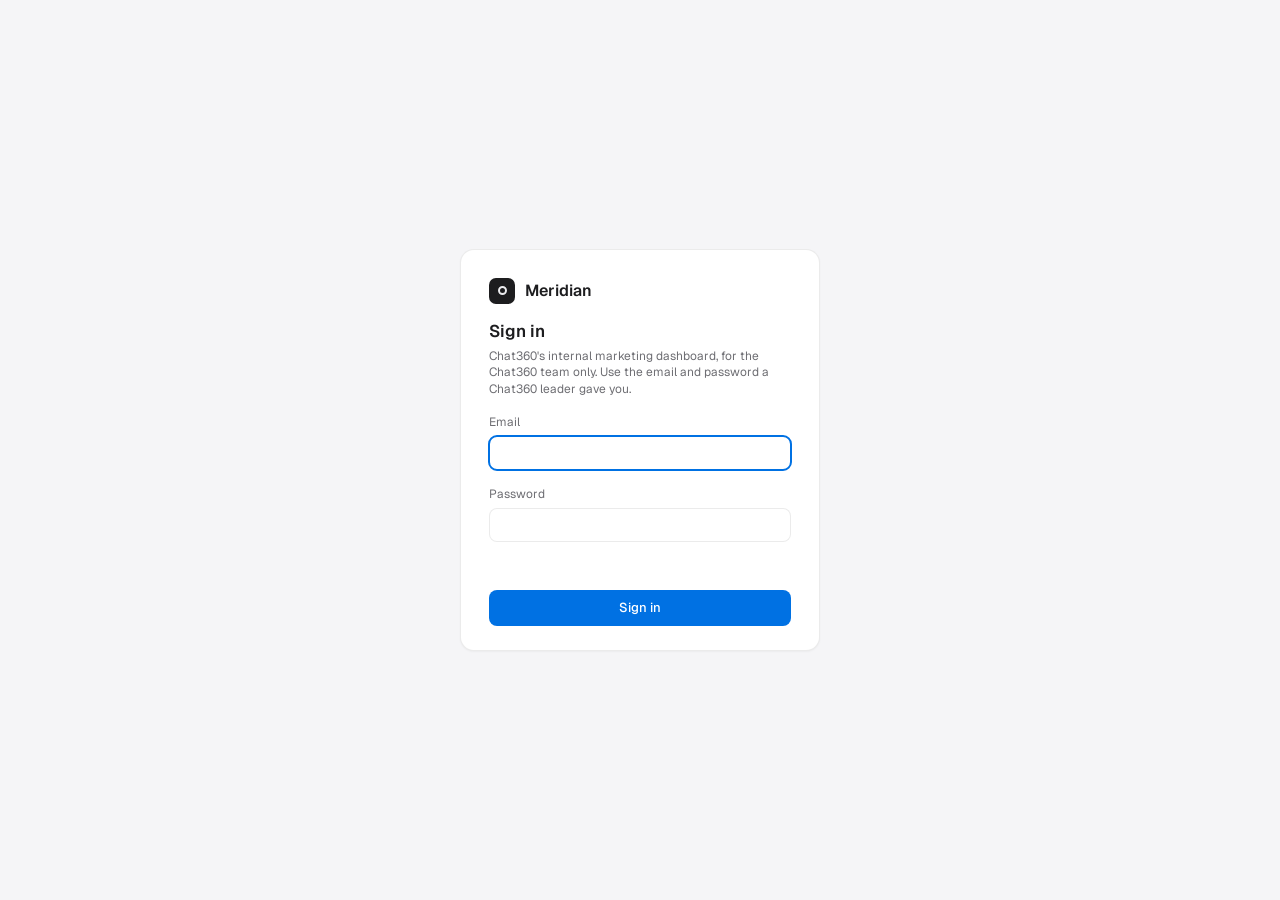
<file: static/login.html>
<!doctype html>
<html lang="en">
<head>
<meta charset="utf-8">
<meta name="viewport" content="width=device-width, initial-scale=1">
<meta name="robots" content="noindex, nofollow">
<link rel="preconnect" href="https://fonts.googleapis.com"><link rel="preconnect" href="https://fonts.gstatic.com" crossorigin>
<link rel="stylesheet" href="https://fonts.googleapis.com/css2?family=Bricolage+Grotesque:opsz,wght@12..96,500..800&family=Geist:wght@400..700&family=Geist+Mono:wght@400..600&display=swap">
<title>Sign in · Meridian · Chat360 marketing</title>
<script>
  (function () { var t = null; try { t = localStorage.getItem('meridian-theme'); } catch (e) {} if (t === 'light' || t === 'dark') document.documentElement.dataset.theme = t; })();
</script>
<link rel="stylesheet" href="/static/css/styles.css">
</head>
<body style="display:grid;place-items:center;min-height:100vh;margin:0;padding:16px">
<form id="form" class="card" style="width:100%;max-width:360px;padding:28px 28px 24px;display:flex;flex-direction:column;gap:16px">
  <div class="brand" style="padding:0"><div class="brand-mark"><i></i></div><span class="semi" style="font-size:16px">Meridian</span></div>
  <div class="stack" style="gap:4px"><span class="section">Sign in</span><span class="small muted">Chat360's internal marketing dashboard, for the Chat360 team only. Use the email and password a Chat360 leader gave you.</span></div>
  <label class="field">Email<input class="input" id="email" type="email" autocomplete="username" required autofocus></label>
  <label class="field">Password<input class="input" id="password" type="password" autocomplete="current-password" required></label>
  <div id="error" class="small" style="color:var(--neg);min-height:16px" role="alert"></div>
  <button class="btn primary" type="submit" style="padding:9px 12px;font-size:13px">Sign in</button>
</form>
<script>
  document.getElementById('form').addEventListener('submit', async function (event) {
    event.preventDefault();
    var error = document.getElementById('error');
    error.textContent = '';
    try {
      var res = await fetch('/api/login', { method: 'POST', headers: { 'Content-Type': 'application/json' },
        body: JSON.stringify({ email: document.getElementById('email').value, password: document.getElementById('password').value }) });
      if (res.ok) return location.reload();
      var detail = (await res.json()).detail;
      error.textContent = typeof detail === 'string' ? detail : 'Could not sign in.';
    } catch (e) { error.textContent = 'Could not reach Meridian. Try again in a moment.'; }
  });
</script>
</body>
</html>
</file>
<file: static/css/styles.css>
/* Meridian. Tokens and components follow the Claude Design export (Meridian App / Components). */

:root {
  --bg: #f5f5f7; --side: #ececef; --bar: #f5f5f7; --surface: #ffffff; --surface2: #f9f9fb;
  --ink: #1d1d1f; --ink2: #6e6e73; --ink3: #a1a1a6;
  --line: rgba(0, 0, 0, 0.08); --line2: rgba(0, 0, 0, 0.05);
  --active: rgba(0, 0, 0, 0.075); --seg: rgba(0, 0, 0, 0.055); --segOn: #ffffff;
  --accent: #0071e3; --pos: #1f8a4c; --neg: #d1362f; --warn: #b26a00;
  --track: rgba(0, 0, 0, 0.07); --shadow: 0 1px 2px rgba(0, 0, 0, 0.04); --grid: rgba(0, 0, 0, 0.06);
  --sel: rgba(0, 113, 227, 0.07); --pop: 0 8px 28px rgba(0, 0, 0, 0.14), 0 0 0 1px rgba(0, 0, 0, 0.06);
  --violet: oklch(0.62 0.15 300);
  color-scheme: light;
}
:root[data-theme="dark"] {
  --bg: #111112; --side: #19191b; --bar: #111112; --surface: #1c1c1e; --surface2: #232325;
  --ink: #f5f5f7; --ink2: #a1a1a6; --ink3: #6e6e73;
  --line: rgba(255, 255, 255, 0.09); --line2: rgba(255, 255, 255, 0.05);
  --active: rgba(255, 255, 255, 0.09); --seg: rgba(255, 255, 255, 0.08); --segOn: #3a3a3c;
  --accent: #0a84ff; --pos: #34c46e; --neg: #ff6b62; --warn: #ffb340;
  --track: rgba(255, 255, 255, 0.09); --shadow: none; --grid: rgba(255, 255, 255, 0.07);
  --sel: rgba(10, 132, 255, 0.14); --pop: 0 8px 28px rgba(0, 0, 0, 0.5), 0 0 0 1px rgba(255, 255, 255, 0.1);
  color-scheme: dark;
}
@media (prefers-color-scheme: dark) {
  :root:not([data-theme="light"]) {
    --bg: #111112; --side: #19191b; --bar: #111112; --surface: #1c1c1e; --surface2: #232325;
    --ink: #f5f5f7; --ink2: #a1a1a6; --ink3: #6e6e73;
    --line: rgba(255, 255, 255, 0.09); --line2: rgba(255, 255, 255, 0.05);
    --active: rgba(255, 255, 255, 0.09); --seg: rgba(255, 255, 255, 0.08); --segOn: #3a3a3c;
    --accent: #0a84ff; --pos: #34c46e; --neg: #ff6b62; --warn: #ffb340;
    --track: rgba(255, 255, 255, 0.09); --shadow: none; --grid: rgba(255, 255, 255, 0.07);
    --sel: rgba(10, 132, 255, 0.14); --pop: 0 8px 28px rgba(0, 0, 0, 0.5), 0 0 0 1px rgba(255, 255, 255, 0.1);
    color-scheme: dark;
  }
}

* { box-sizing: border-box; }
html, body { margin: 0; height: 100%; }
body {
  background: var(--bg); color: var(--ink);
  font-family: "Geist", -apple-system, BlinkMacSystemFont, "Segoe UI", sans-serif;
  font-feature-settings: "ss01", "cv11";
  font-size: 13px; line-height: 1.4; font-variant-numeric: tabular-nums; -webkit-font-smoothing: antialiased;
}
h1, p { margin: 0; }
button, input, select, textarea { font: inherit; color: inherit; }
[data-act] { cursor: pointer; }
:focus-visible { outline: 2px solid var(--accent); outline-offset: 2px; border-radius: 6px; }

/* ---------------------------------------------------------------- layout */
.app { display: flex; min-height: 100vh; }
.side {
  width: 216px; flex: none; background: var(--side); border-right: 1px solid var(--line); padding: 18px 10px 16px;
  display: flex; flex-direction: column; gap: 20px; position: sticky; top: 0; height: 100vh; overflow-y: auto;
}
.brand { display: flex; align-items: center; gap: 10px; padding: 2px 10px 4px; }
.brand-mark { width: 26px; height: 26px; border-radius: 7px; background: var(--ink); display: grid; place-items: center; }
.brand-mark i { width: 9px; height: 9px; border-radius: 50%; border: 2px solid var(--side); }
.nav-group { display: flex; flex-direction: column; gap: 1px; }
.nav-label { font-size: 11px; font-weight: 600; color: var(--ink3); padding: 0 10px 5px; }
.nav-item { display: flex; align-items: center; justify-content: space-between; padding: 6px 10px; border-radius: 7px; color: inherit; text-decoration: none; }
.nav-item:hover { background: var(--seg); }
.nav-item.on { background: var(--active); font-weight: 600; }
.nav-item .badge { font-size: 11px; color: var(--ink2); font-weight: 400; }
.side-foot { margin-top: auto; display: flex; flex-direction: column; gap: 12px; }
.me { display: flex; align-items: center; gap: 10px; padding: 10px 10px 0; border-top: 1px solid var(--line); }

.main { flex: 1; min-width: 0; display: flex; flex-direction: column; }
.topbar {
  height: 52px; flex: none; display: flex; align-items: center; gap: 14px; padding: 0 28px;
  border-bottom: 1px solid var(--line); background: var(--bar); position: sticky; top: 0; z-index: 20;
}
.topbar .off { opacity: 0.4; pointer-events: none; }
.vr { width: 1px; height: 18px; background: var(--line); }
.page { padding: 28px 32px 40px; display: flex; flex-direction: column; gap: 16px; max-width: 1560px; width: 100%; }
.page.stale { opacity: 0.55; transition: opacity 0.15s 0.1s; }
.page-head { display: flex; align-items: flex-end; justify-content: space-between; gap: 16px; margin-bottom: 6px; }
.stack { display: flex; flex-direction: column; }
.row { display: flex; align-items: center; }
.between { display: flex; justify-content: space-between; }
.baseline { display: flex; justify-content: space-between; align-items: baseline; }
.grid { display: grid; gap: 12px; }
.start { align-items: start; }

/* ---------------------------------------------------------------- type */
.h1 { font-family: "Bricolage Grotesque", "Geist", sans-serif; font-size: 30px; font-weight: 700; letter-spacing: -0.03em; }
.eyebrow { font-size: 12px; color: var(--ink2); }
.title { font-size: 15px; font-weight: 600; }
.section { font-size: 17px; font-weight: 600; }
.small { font-size: 12px; } .tiny { font-size: 11px; } .micro { font-size: 10px; }
.muted { color: var(--ink2); } .faint { color: var(--ink3); } .ink { color: var(--ink); }
.medium { font-weight: 500; } .semi { font-weight: 600; }
.right { text-align: right; } .nowrap { white-space: nowrap; } .pretty { text-wrap: pretty; }
.clip { white-space: nowrap; overflow: hidden; text-overflow: ellipsis; min-width: 0; }
.mono { font: 12px ui-monospace, Menlo, monospace; }
.link { font-size: 12px; color: var(--accent); cursor: pointer; background: none; border: 0; padding: 0; }
.link:hover { text-decoration: underline; }

/* ---------------------------------------------------------------- components */
.card { background: var(--surface); border: 1px solid var(--line); border-radius: 14px; box-shadow: var(--shadow); }
.card.pad { padding: 18px 20px; }
.card.clipped { overflow: hidden; }
.inset { padding: 16px; border-radius: 12px; background: var(--surface2); border: 1px solid var(--line2); }

.kpi { padding: 18px 16px; display: flex; flex-direction: column; gap: 3px; min-width: 0; }
.kpi-v { font-family: "Bricolage Grotesque", "Geist", sans-serif; font-size: clamp(26px, 2.3vw, 34px); font-weight: 650; letter-spacing: -0.03em; line-height: 1.05; white-space: nowrap; }
.kpi-v.md { font-size: 30px; }
.kpi-d { font-size: 12px; margin-top: 6px; white-space: nowrap; }

.seg { display: flex; padding: 2px; border-radius: 8px; background: var(--seg); }
.seg > div { padding: 4px 12px; border-radius: 6px; cursor: pointer; font-size: 12px; font-weight: 500; color: var(--ink2); white-space: nowrap; }
.seg.wrap { flex-wrap: wrap; justify-content: flex-end; }
.seg.wrap > div { display: inline-flex; align-items: center; gap: 6px; }
.seg > div.on { background: var(--segOn); box-shadow: 0 1px 2px rgba(0, 0, 0, 0.12); color: var(--ink); }

.switch { width: 28px; height: 16px; border-radius: 8px; background: var(--track); position: relative; cursor: pointer; flex: none; transition: background 0.15s; }
.switch i { position: absolute; top: 2px; left: 2px; width: 12px; height: 12px; border-radius: 50%; background: #fff; box-shadow: 0 1px 2px rgba(0, 0, 0, 0.2); transition: left 0.15s; }
.switch.on { background: var(--pos); }
.switch.on i { left: 14px; }

.pill { display: inline-flex; align-items: center; gap: 6px; padding: 2px 8px 2px 7px; border-radius: 999px; background: var(--seg); font-size: 12px; white-space: nowrap; }
.pill.sm { font-size: 11px; }
.dot { width: 6px; height: 6px; border-radius: 50%; flex: none; display: inline-block; }
.sq { width: 8px; height: 8px; border-radius: 2px; flex: none; display: inline-block; }
.avatar { border-radius: 50%; background: var(--track); display: grid; place-items: center; font-weight: 600; color: var(--ink2); flex: none; width: 28px; height: 28px; font-size: 10px; }
.tile { border-radius: 7px; background: var(--track); display: grid; place-items: center; font-size: 10px; font-weight: 600; color: var(--ink2); flex: none; width: 26px; height: 26px; }

.btn { padding: 6px 12px; border-radius: 8px; background: var(--seg); font-size: 12px; font-weight: 500; cursor: pointer; white-space: nowrap; border: 0; display: inline-block; }
.btn:hover { filter: brightness(0.96); }
.btn.primary { background: var(--accent); color: #fff; }
.btn.outline { background: var(--surface); border: 1px solid var(--line); }
.btn.danger { color: var(--neg); }
.btn[disabled], .btn.disabled { opacity: 0.45; pointer-events: none; }
.btn.xs { padding: 4px 10px; border-radius: 7px; font-size: 11px; }

.chip { padding: 4px 10px; border-radius: 999px; border: 1px solid var(--line); background: var(--surface); font-size: 12px; cursor: pointer; white-space: nowrap; }
.chip.on { border-color: transparent; background: var(--sel); color: var(--accent); }
.select { display: flex; align-items: center; gap: 6px; padding: 4px 10px; border-radius: 7px; border: 1px solid var(--line); background: var(--surface); font-size: 12px; cursor: pointer; white-space: nowrap; }
.caret { width: 5px; height: 5px; border-right: 1.5px solid var(--ink2); border-bottom: 1.5px solid var(--ink2); transform: translateY(-2px) rotate(45deg); margin-left: 3px; flex: none; }

.track { position: relative; border-radius: 3px; background: var(--track); height: 6px; }
.track > .fill { height: 100%; border-radius: inherit; }
.track > .mark { position: absolute; top: -3px; bottom: -3px; width: 1.5px; background: var(--ink3); }

.stepper { display: flex; align-items: center; border: 1px solid var(--line); border-radius: 8px; overflow: hidden; flex: none; background: var(--surface); user-select: none; }
.stepper span { width: 26px; height: 28px; display: grid; place-items: center; cursor: pointer; color: var(--ink2); }
.stepper span:hover { background: var(--seg); }
.stepper b { width: 30px; text-align: center; font-weight: 600; border-left: 1px solid var(--line); border-right: 1px solid var(--line); line-height: 28px; }

/* tables are CSS grids; each table sets --cols */
.thead, .trow { display: grid; grid-template-columns: var(--cols); gap: 10px; align-items: center; }
.thead { padding: 10px 16px; border-bottom: 1px solid var(--line); font-size: 12px; color: var(--ink2); font-weight: 500; }
.trow { padding: 10px 16px; border-top: 1px solid var(--line2); }
.trow.first { border-top: 0; }
.trow.sel { background: var(--sel); }
.trow[data-act]:hover:not(.sel) { background: var(--surface2); }
.tfoot { border-top: 1px solid var(--line); font-weight: 600; }
.list-row { padding: 10px 0; border-top: 1px solid var(--line2); }
.list-row.first { border-top: 0; }

.banner { margin: 16px 32px 0; padding: 12px 16px; border-radius: 12px; border: 1px solid var(--line); display: flex; align-items: center; gap: 12px; }
.empty { border-radius: 14px; border: 1px dashed var(--line); padding: 28px 20px; display: flex; flex-direction: column; align-items: center; gap: 10px; text-align: center; }
.skel { border-radius: 7px; background: var(--track); }
@keyframes pulse { 50% { opacity: 0.5; } }
.skeleton .skel { animation: pulse 1.4s ease-in-out infinite; }
@media (prefers-reduced-motion: reduce) { .skeleton .skel { animation: none; } * { transition: none !important; } }

/* menus, modals, toast */
.menu-wrap { position: relative; }
.menu { position: absolute; top: calc(100% + 6px); left: 0; z-index: 40; min-width: 180px; padding: 5px; border-radius: 11px; background: var(--surface); box-shadow: var(--pop); display: flex; flex-direction: column; gap: 1px; max-height: 340px; overflow-y: auto; }
.menu.right-edge { left: auto; right: 0; }
.menu-item { display: flex; align-items: center; gap: 8px; padding: 6px 9px; border-radius: 7px; cursor: pointer; white-space: nowrap; font-size: 13px; }
.menu-item:hover { background: var(--seg); }
.menu-item.on { color: var(--accent); font-weight: 500; }
.menu-label { font-size: 11px; font-weight: 600; color: var(--ink3); padding: 7px 9px 3px; }

.overlay { position: fixed; inset: 0; z-index: 60; background: rgba(0, 0, 0, 0.32); display: grid; place-items: center; padding: 24px; }
.modal { width: 100%; max-width: 460px; max-height: calc(100vh - 48px); overflow-y: auto; background: var(--surface); border-radius: 16px; box-shadow: var(--pop); padding: 22px 24px; display: flex; flex-direction: column; gap: 16px; }
.modal.wide { max-width: 640px; }
.field { display: flex; flex-direction: column; gap: 5px; font-size: 12px; color: var(--ink2); }
.input { padding: 7px 10px; border-radius: 8px; border: 1px solid var(--line); background: var(--surface); color: var(--ink); font-size: 13px; width: 100%; }
.input:focus { outline: 2px solid var(--accent); outline-offset: -1px; border-color: transparent; }
textarea.input { resize: vertical; line-height: 1.5; }
.search { display: flex; align-items: center; gap: 8px; width: 240px; padding: 6px 10px; border-radius: 8px; background: var(--seg); }
.search i { width: 9px; height: 9px; border-radius: 50%; border: 1.5px solid var(--ink3); flex: none; }
.search input { border: 0; background: none; outline: none; width: 100%; font-size: 13px; }
.search input::placeholder { color: var(--ink3); }
.cell-input { width: 86px; text-align: right; padding: 2px 6px; border-radius: 6px; border: 1px solid var(--accent); background: var(--surface); margin: -3px -7px -3px 0; }
.editable { cursor: text; border-radius: 5px; padding: 0 4px; margin: 0 -4px; }
.editable:hover { background: var(--seg); }

/* the assistant: a tab on the right edge that slides out a panel */
.ask-tab { position: fixed; right: 0; top: 50%; transform: translateY(-50%); z-index: 70; display: flex; flex-direction: column; align-items: center; gap: 8px; padding: 14px 7px 14px 9px; border: 1px solid var(--line); border-right: 0; border-radius: 12px 0 0 12px; background: var(--surface); color: var(--ink); cursor: pointer; box-shadow: var(--pop); transition: padding .18s ease, opacity .18s ease, transform .22s ease; }
.ask-tab span { writing-mode: vertical-rl; font-size: 12px; font-weight: 600; letter-spacing: .04em; }
.ask-tab svg { color: var(--accent); }
.ask-tab:hover { padding-right: 12px; }
.open .ask-tab { opacity: 0; pointer-events: none; transform: translate(100%, -50%); }
.ask-panel { position: fixed; right: 12px; top: 12px; bottom: 12px; z-index: 71; width: 400px; max-width: calc(100vw - 24px); display: flex; flex-direction: column; background: var(--surface); border: 1px solid var(--line); border-radius: 16px; box-shadow: var(--pop); overflow: hidden; transform: translateX(calc(100% + 24px)); opacity: 0; transition: transform .26s cubic-bezier(.2, .8, .2, 1), opacity .2s ease; }
.open .ask-panel { transform: none; opacity: 1; }
.ask-title { display: flex; align-items: center; gap: 8px; }
.ask-title svg { color: var(--accent); }
.ask-head { display: flex; align-items: center; gap: 14px; padding: 14px 16px; border-bottom: 1px solid var(--line); font-weight: 600; font-size: 14px; }
.ask-head > :first-child { flex: 1; }
.ask-x { font-weight: 400; font-size: 12px; color: var(--ink2); cursor: pointer; }
.ask-list { flex: 1; overflow-y: auto; padding: 14px 16px; display: flex; flex-direction: column; gap: 10px; }
.ask-note { font-size: 13px; color: var(--ink2); line-height: 1.45; margin-bottom: 2px; }
.ask-idea { align-self: flex-start; padding: 8px 12px; border-radius: 10px; border: 1px solid var(--line); font-size: 13px; cursor: pointer; }
.ask-idea:hover { background: var(--surface2); }
.ask-msg { max-width: 88%; padding: 9px 12px; border-radius: 12px; font-size: 13px; line-height: 1.5; white-space: pre-wrap; overflow-wrap: anywhere; }
.ask-msg.user { align-self: flex-end; background: var(--accent); color: #fff; border-bottom-right-radius: 4px; }
.ask-msg.assistant { align-self: flex-start; background: var(--surface2); border-bottom-left-radius: 4px; }
.ask-msg.error { color: var(--warn); }
.ask-msg.muted { color: var(--ink2); }
.ask-from { display: flex; flex-wrap: wrap; align-items: center; gap: 6px; margin-top: 9px; padding-top: 8px; border-top: 1px solid var(--line); font-size: 11.5px; color: var(--ink2); white-space: normal; }
.ask-from a { padding: 2px 8px; border-radius: 999px; border: 1px solid var(--line); color: var(--ink); text-decoration: none; }
.ask-from a:hover { border-color: var(--accent); color: var(--accent); }
.ask-wait { display: flex; align-items: center; gap: 10px; }
.ask-dots { display: inline-flex; gap: 4px; }
.ask-dots i { width: 6px; height: 6px; border-radius: 50%; background: var(--accent); animation: ask-bounce 1.1s ease-in-out infinite; }
.ask-dots i:nth-child(2) { animation-delay: .15s; }
.ask-dots i:nth-child(3) { animation-delay: .3s; }
.ask-step { background: linear-gradient(90deg, var(--ink3) 0%, var(--ink) 50%, var(--ink3) 100%); background-size: 200% 100%; -webkit-background-clip: text; background-clip: text; color: transparent; animation: ask-shine 1.8s linear infinite; }
.ask-step.in { animation: ask-shine 1.8s linear infinite, ask-in .35s ease; }
.ask-msg.assistant:not(.ask-wait), .ask-msg.user { animation: ask-in .25s ease; }
@keyframes ask-bounce { 0%, 80%, 100% { transform: translateY(0); opacity: .45; } 40% { transform: translateY(-5px); opacity: 1; } }
@keyframes ask-shine { from { background-position: 200% 0; } to { background-position: 0 0; } }
@keyframes ask-in { from { opacity: 0; transform: translateY(5px); } to { opacity: 1; transform: none; } }
.ask-form { display: flex; gap: 8px; padding: 12px 14px; border-top: 1px solid var(--line); }
.ask-form .btn { padding: 8px 14px; font-size: 13px; }
.ask-form .btn[disabled] { opacity: .5; cursor: default; }
.toast { position: fixed; left: 50%; bottom: 28px; transform: translateX(-50%); z-index: 80; padding: 10px 16px; border-radius: 11px; background: var(--ink); color: var(--bg); font-size: 13px; box-shadow: var(--pop); max-width: 520px; }

/* lead detail panel */
.detail { width: 452px; flex: none; border-left: 1px solid var(--line); background: var(--surface); display: flex; flex-direction: column; position: sticky; top: 52px; height: calc(100vh - 52px); overflow-y: auto; align-self: flex-start; }
.round-btn { width: 26px; height: 26px; border-radius: 50%; background: var(--seg); display: grid; place-items: center; cursor: pointer; color: var(--ink2); font-size: 11px; flex: none; border: 0; }

svg.lines { width: 100%; height: 100%; display: block; overflow: visible; }
svg.lines polyline { fill: none; vector-effect: non-scaling-stroke; stroke-linejoin: round; stroke-linecap: round; }

/* "i" notes that explain a figure */
.info { position: relative; display: inline-grid; place-items: center; width: 15px; height: 15px; border-radius: 50%; border: 1px solid var(--ink3); color: var(--ink2); font: 600 10px/1 ui-serif, Georgia, serif; font-style: italic; cursor: help; flex: none; vertical-align: middle; user-select: none; }
.info:hover, .info:focus { border-color: var(--ink); color: var(--ink); outline: none; }
.info::after { content: attr(data-tip); position: absolute; top: calc(100% + 8px); left: -10px; width: 270px; padding: 10px 12px; border-radius: 10px; background: var(--ink); color: var(--bg); font-family: "Geist", -apple-system, sans-serif; font-size: 12px; font-weight: 400; line-height: 1.45; font-style: normal; letter-spacing: 0; text-align: left; white-space: normal; box-shadow: 0 8px 24px rgba(0, 0, 0, 0.18); opacity: 0; visibility: hidden; z-index: 60; pointer-events: none; }
.info.end::after { left: auto; right: -10px; }
.info.up::after { top: auto; bottom: calc(100% + 8px); }
.info:hover::after, .info:focus-visible::after, .info.open::after { opacity: 1; visibility: visible; }

.mixbar { display: flex; height: 26px; border-radius: 7px; overflow: hidden; background: var(--track); }
.mixbar > div { display: grid; place-items: center; font-size: 11px; font-weight: 600; color: #fff; min-width: 0; overflow: hidden; white-space: nowrap; }
.mixbar > div + div { border-left: 1.5px solid var(--surface); }

/* filter rows read from the left, unlike a chart's switch which sits at the right */
.filters .seg.wrap { justify-content: flex-start; }
.seg .menu { color: var(--ink); font-weight: 400; cursor: default; }
.seg .menu-wrap { cursor: pointer; }

/* a column heading that opens that column's filter */
.colf { display: inline-flex; align-items: center; gap: 5px; max-width: 100%; padding: 3px 7px; margin: -3px -7px; border-radius: 6px; cursor: pointer; color: var(--ink2); }
.colf:hover { background: var(--seg); color: var(--ink); }
.colf.on { background: var(--sel); color: var(--accent); font-weight: 600; }
.thead .menu { color: var(--ink); font-weight: 400; font-size: 13px; }
.thead .menu-wrap { display: flex; align-items: center; gap: 6px; }

/* sidebar icons */
.nav-icon { width: 17px; height: 17px; flex: none; stroke-width: 1.55; color: var(--ink2); }
.nav-item:hover .nav-icon, .nav-item.on .nav-icon { color: var(--ink); }
.nav-item.on .nav-icon { stroke-width: 1.8; }

/* printing a page (the week report): just the content, no sidebar or top bar */
@media print {
  .side, .topbar, .bar, .btn, .seg, .info, #toast-root, #assistant-root { display: none !important; }
  body, .page { background: #fff !important; }
  .card { box-shadow: none !important; break-inside: avoid; }
}

.btn.off { opacity: 0.45; cursor: default; }

/* ---------------------------------------------------------------- Event Hub
   An event is shown as a pass: a tall pinned card with the event's identity, countdown, stage and headline results,
   beside a scrolling room of large visual sections. Kind colours tint the pass so events read apart at a glance. */
.ev { --k: var(--accent); }
.ev[data-kind="sponsor"] { --k: var(--violet); }
.ev[data-kind="partner"] { --k: oklch(0.62 0.13 175); }
.ev[data-kind="roundtable"] { --k: oklch(0.66 0.14 60); }
.ev[data-kind="webinar"] { --k: oklch(0.6 0.15 25); }
.ev-room { display: grid; grid-template-columns: 300px minmax(0, 1fr); gap: 24px; align-items: start; }
.ev-pass { position: sticky; top: 16px; max-height: calc(100vh - 32px); overflow-y: auto; scrollbar-width: thin; background: var(--surface); border-radius: 18px; box-shadow: 0 1px 2px rgba(0,0,0,.05), 0 12px 32px -18px rgba(0,0,0,.25); overflow: hidden; }
.ev-pass-top { padding: 22px 22px 18px; background: linear-gradient(180deg, color-mix(in oklch, var(--k) 16%, var(--surface)), var(--surface)); }
.ev-kind { display: inline-flex; align-items: center; gap: 6px; font-size: 11.5px; font-weight: 600; color: color-mix(in oklch, var(--k) 80%, var(--ink)); }
.ev-kind::before { content: ""; width: 8px; height: 8px; border-radius: 2px; background: var(--k); }
.ev-name { font-size: 26px; font-weight: 700; letter-spacing: -0.025em; line-height: 1.1; margin: 10px 0 8px; text-wrap: balance; }
.ev-meta { font-size: 12.5px; color: var(--ink2); line-height: 1.55; }
.ev-perf { height: 0; border-top: 1.5px dashed var(--line); margin: 0 14px; position: relative; }
.ev-perf::before, .ev-perf::after { content: ""; position: absolute; top: -9px; width: 18px; height: 18px; border-radius: 50%; background: var(--bg); }
.ev-perf::before { left: -24px; }
.ev-perf::after { right: -24px; }
.ev-count { padding: 18px 22px 6px; display: flex; align-items: baseline; gap: 8px; }
.ev-count b { font-size: 52px; font-weight: 700; letter-spacing: -0.04em; line-height: 1; font-variant-numeric: tabular-nums; }
.ev-count span { font-size: 13px; color: var(--ink2); }
.ev-pass-actions { display: flex; gap: 8px; padding: 14px 16px; border-top: 1px solid var(--line2); flex-wrap: wrap; }
.ev-nav { display: flex; flex-direction: column; padding: 6px 8px 12px; border-top: 1px solid var(--line2); }
.ev-nav a { font-size: 12.5px; color: var(--ink2); text-decoration: none; padding: 6px 12px; border-radius: 8px; display: flex; justify-content: space-between; }
.ev-nav a:hover { background: var(--active); color: var(--ink); }
.ev-sec { background: var(--surface); border-radius: 18px; padding: 22px 24px 24px; box-shadow: var(--shadow); scroll-margin-top: 16px; }
.ev-sec + .ev-sec { margin-top: 20px; }
.ev-h { display: flex; align-items: baseline; justify-content: space-between; gap: 16px; margin-bottom: 18px; flex-wrap: wrap; }
.ev-h h2 { margin: 0; font-size: 20px; font-weight: 700; letter-spacing: -0.02em; }
.ev-sub { font-size: 12px; color: var(--ink2); }
.ev-stats { display: grid; gap: 22px; grid-template-columns: repeat(auto-fit, minmax(140px, 1fr)); }
.ev-stat { display: flex; flex-direction: column; gap: 6px; }
.ev-stat b { font-size: 28px; font-weight: 680; letter-spacing: -0.03em; line-height: 1; font-variant-numeric: tabular-nums; }
.ev-stat span { font-size: 12px; color: var(--ink2); }
.ev-funnel { display: flex; flex-direction: column; gap: 6px; }
.ev-fstep { display: grid; grid-template-columns: 120px minmax(0, 1fr) 64px; gap: 14px; align-items: center; }
.ev-fbar { height: 30px; border-radius: 7px; background: var(--k); display: flex; align-items: center; padding: 0 10px; color: #fff; font-weight: 650; font-size: 13px; min-width: 48px; font-variant-numeric: tabular-nums; white-space: nowrap; }
.ev-fstep:nth-child(2) .ev-fbar { opacity: .86; }
.ev-fstep:nth-child(3) .ev-fbar { opacity: .74; }
.ev-fstep:nth-child(4) .ev-fbar { opacity: .64; }
.ev-fstep:nth-child(5) .ev-fbar { opacity: .54; }
.ev-split { display: flex; height: 12px; border-radius: 6px; overflow: hidden; background: var(--track); }
.ev-split i { display: block; height: 100%; }
.ev-legend { display: flex; gap: 14px; flex-wrap: wrap; font-size: 11.5px; color: var(--ink2); }
.ev-legend span { display: inline-flex; align-items: center; gap: 6px; }
.ev-legend span::before { content: ""; width: 9px; height: 9px; border-radius: 2px; background: var(--c); }
.ev-chips { display: flex; flex-wrap: wrap; gap: 6px; }
.ev-chip { font-size: 11.5px; padding: 4px 9px; border-radius: 999px; background: var(--track); color: var(--ink2); }
.ev-chip.engaged { background: color-mix(in oklch, var(--k) 18%, var(--surface)); color: var(--ink); }
.ev-chip.deal { background: color-mix(in oklch, var(--pos) 20%, var(--surface)); color: var(--ink); font-weight: 600; }
.ev-wall { columns: 3 280px; column-gap: 16px; }
.ev-post { break-inside: avoid; margin-bottom: 16px; border-radius: 14px; overflow: hidden; background: var(--surface2); border: 1px solid var(--line2); }
.ev-post iframe { width: 100%; border: 0; display: block; background: #fff; }
.ev-post-card { aspect-ratio: 1.91 / 1; display: grid; place-items: center; background-size: cover; background-position: center; text-decoration: none; font-weight: 650; font-size: 18px; }
.ev-post-foot { display: flex; justify-content: space-between; align-items: center; padding: 10px 12px; font-size: 12px; gap: 8px; }
.ev-week { display: grid; grid-auto-flow: column; grid-auto-columns: minmax(160px, 1fr); gap: 10px; overflow-x: auto; padding-bottom: 4px; }
.ev-week > div { background: var(--surface2); border-radius: 12px; padding: 12px; display: flex; flex-direction: column; gap: 8px; min-height: 110px; }
.ev-act { font-size: 12px; background: var(--surface); border-radius: 8px; padding: 8px 10px; box-shadow: 0 1px 2px rgba(0,0,0,.06); cursor: pointer; display: flex; flex-direction: column; gap: 3px; }
.ev-act.done { opacity: .55; }
.ev-gantt { background: var(--surface); border-radius: 18px; padding: 18px 20px 10px; box-shadow: var(--shadow); }
.ev-grow { display: grid; grid-template-columns: 220px minmax(0, 1fr) 250px; gap: 18px; align-items: center; padding: 12px 8px; border-top: 1px solid var(--line2); color: inherit; text-decoration: none; border-radius: 10px; }
.ev-grow:hover { background: var(--surface2); }
.ev-gbar { position: relative; height: 26px; }
.ev-gseg { position: absolute; top: 4px; height: 18px; border-radius: 4px; }
.ev-meter { display: flex; flex-direction: column; gap: 4px; min-width: 64px; }
.ev-meter b { font-size: 17px; font-weight: 650; font-variant-numeric: tabular-nums; line-height: 1; }
.ev-meter span { font-size: 11px; color: var(--ink2); }
@media (max-width: 1100px) {
  .ev-room { grid-template-columns: 1fr; }
  .ev-pass { position: static; }
  .ev-grow { grid-template-columns: 1fr; }
}
@media print {
  .ev-room { grid-template-columns: 240px 1fr; }
  .ev-pass { position: static; box-shadow: none; border: 1px solid #ddd; }
  .ev-pass-actions, .ev-nav, .ev-noprint { display: none !important; }
  .ev-sec { box-shadow: none; border: 1px solid #ddd; break-inside: avoid; }
}

/* Event Hub type: Bricolage Grotesque for names and figures, Geist for everything else */
.ev-name, .ev-h h2, .ev-count b, .ev-stat b, .ev-kpis b, .ev-meter b, .ev-fbar, .evw-title { font-family: "Bricolage Grotesque", "Geist", sans-serif; font-optical-sizing: auto; }
.ev-stat b, .ev-kpis b, .ev-count b { font-weight: 700; }

/* An event as its own workspace: the whole window, the pass as its navigation, one page at a time */
.solo { min-height: 100vh; background: var(--bg); padding: 24px 28px 48px; }
.solo .ev-room { max-width: 1440px; margin: 0 auto; grid-template-columns: 280px minmax(0, 1fr); gap: 28px; }
.ev-main { display: flex; flex-direction: column; gap: 20px; min-width: 0; }
.ev-sec + .ev-sec { margin-top: 0; }
.ev-back { display: block; width: fit-content; font-size: 12.5px; color: var(--ink2); text-decoration: none; margin-bottom: 18px; }
.ev-back:hover { color: var(--ink); }
.ev-stage { display: flex; gap: 4px; padding: 6px 22px 0; }
.ev-stage span { flex: 1; height: 5px; border-radius: 3px; background: var(--track); }
.ev-stage span.done { background: color-mix(in oklch, var(--k) 55%, var(--surface)); }
.ev-stage span.now { background: var(--k); }
.ev-stage-label { padding: 8px 22px 16px; font-size: 12.5px; font-weight: 600; color: color-mix(in oklch, var(--k) 75%, var(--ink)); }
.ev-nav { padding: 8px 10px 12px; gap: 2px; }
.ev-nav a { padding: 9px 12px; font-size: 13.5px; }
.ev-nav a.on { background: color-mix(in oklch, var(--k) 12%, var(--surface)); color: var(--ink); font-weight: 600; }
.ev-goal { margin: 0 0 22px; font-family: "Bricolage Grotesque", "Geist", sans-serif; font-size: 22px; font-weight: 600; letter-spacing: -0.02em; line-height: 1.25; max-width: 60ch; text-wrap: balance; }
.ev-stat b { font-size: 34px; }
.ev-row { display: grid; grid-template-columns: 96px minmax(0, 1fr) 150px auto; gap: 16px; align-items: center; padding: 12px 0; border-top: 1px solid var(--line2); cursor: default; }
.ev-row[data-act] { cursor: pointer; }
.ev-row[data-act]:hover .ev-task { color: var(--accent); }
.ev-when { font-size: 12.5px; font-weight: 600; font-variant-numeric: tabular-nums; }
.ev-task { font-size: 14px; min-width: 0; }
.ev-owner { font-size: 12.5px; color: var(--ink2); white-space: nowrap; overflow: hidden; text-overflow: ellipsis; }
.ev-status { font-size: 12px; padding: 5px 8px; width: 150px; }
.ev-crit { display: inline-block; margin-left: 6px; font-size: 10.5px; font-weight: 650; color: var(--neg); background: color-mix(in oklch, var(--neg) 12%, var(--surface)); padding: 2px 7px; border-radius: 999px; vertical-align: 1px; }
.ev-empty { font-size: 13px; color: var(--ink2); padding: 14px 0 4px; }
.ev-phases { display: grid; grid-template-columns: repeat(4, minmax(0, 1fr)); gap: 12px; }
.ev-phase { all: unset; box-sizing: border-box; display: flex; flex-direction: column; gap: 8px; padding: 14px 16px; border-radius: 12px; background: var(--surface2); cursor: pointer; border: 1.5px solid transparent; }
.ev-phase:hover { border-color: var(--line); }
.ev-phase.on { border-color: var(--k); background: color-mix(in oklch, var(--k) 7%, var(--surface)); }
.ev-phase:focus-visible { outline: 2px solid var(--accent); outline-offset: 2px; }
.ev-phase-name { font-size: 13.5px; font-weight: 600; }
@media print { .solo { padding: 0; } }

/* Event workspace with tabs: header, tab bar, overview grids */
.evw { max-width: 1400px; margin: 0 auto; display: flex; flex-direction: column; gap: 22px; }
.evw-head { background: var(--surface); border-radius: 20px; padding: 18px 26px 0; box-shadow: 0 1px 2px rgba(0,0,0,.05), 0 14px 36px -24px rgba(0,0,0,.3);
  background-image: linear-gradient(120deg, color-mix(in oklch, var(--k) 13%, transparent), transparent 55%); }
.evw-top { display: flex; justify-content: space-between; align-items: center; }
.evw-top .ev-back { margin: 0; }
.evw-id { display: flex; justify-content: space-between; align-items: flex-end; gap: 28px; padding: 14px 0 20px; flex-wrap: wrap; }
.evw .ev-name { font-size: 38px; margin: 0; letter-spacing: -0.035em; }
.evw .ev-meta { font-size: 13.5px; }
.evw-when { display: flex; flex-direction: column; gap: 8px; min-width: 240px; }
.evw-when b { font-family: "Bricolage Grotesque", "Geist", sans-serif; font-size: 26px; font-weight: 700; letter-spacing: -0.03em; }
.evw-when .ev-stage { padding: 0; }
.evw-tabs { display: flex; gap: 2px; overflow-x: auto; margin: 0 -10px; scrollbar-width: none; }
.evw-tabs a { padding: 12px 14px 13px; font-size: 13.5px; color: var(--ink2); text-decoration: none; white-space: nowrap; border-bottom: 2.5px solid transparent; }
.evw-tabs a:hover { color: var(--ink); }
.evw-tabs a.on { color: var(--ink); font-weight: 600; border-bottom-color: var(--k); }
.evw-tabs small { font-size: 11px; color: var(--ink3); margin-left: 3px; font-variant-numeric: tabular-nums; }
.evw-tabs em { font-style: normal; color: var(--neg); font-weight: 600; }
.ev-tiles { display: grid; grid-template-columns: repeat(auto-fit, minmax(190px, 1fr)); gap: 14px; }
.ev-tile { background: var(--surface); border-radius: 16px; padding: 18px 20px; box-shadow: var(--shadow); display: flex; flex-direction: column; gap: 4px; min-width: 0; }
.ev-tile b { font-family: "Bricolage Grotesque", "Geist", sans-serif; font-size: 30px; font-weight: 700; letter-spacing: -0.03em; line-height: 1.05; font-variant-numeric: tabular-nums; overflow: hidden; text-overflow: ellipsis; white-space: nowrap; }
.ev-tile span { font-size: 12.5px; color: var(--ink2); }
.ev-grid2 { display: grid; grid-template-columns: minmax(0, 1.7fr) minmax(0, 1fr); gap: 20px; align-items: start; }
.ev-grid3 { display: grid; grid-template-columns: repeat(3, minmax(0, 1fr)); gap: 20px; align-items: start; }
.ev-grid2 > .ev-sec, .ev-grid3 > .ev-sec { margin: 0; height: 100%; }
.ev-big { font-family: "Bricolage Grotesque", "Geist", sans-serif; font-size: 28px; font-weight: 700; letter-spacing: -0.03em; }
.ev-thumbs { display: grid; grid-template-columns: repeat(2, 1fr); gap: 8px; }
.ev-thumb { aspect-ratio: 1.6; border-radius: 10px; background-size: cover; background-position: center; display: grid; place-items: center; font-weight: 650; text-decoration: none; font-size: 13px; }
.ev-row.slim { grid-template-columns: 74px minmax(0, 1fr) 110px; padding: 9px 0; }
.ev-row.head { grid-template-columns: 170px minmax(0, 1fr) 110px 110px 70px; font-size: 11.5px; color: var(--ink3); padding: 6px 0; }
.ev-row.cost { grid-template-columns: 170px minmax(0, 1fr) 110px 110px 70px; cursor: pointer; }
.ev-row.cost:hover .ev-task { color: var(--accent); }
.ev-group { font-size: 12px; font-weight: 650; color: var(--ink2); margin: 16px 0 2px; }
.evw .ev-phases { grid-template-columns: repeat(4, minmax(0, 1fr)); }
.evw .ev-phase { background: var(--surface); box-shadow: var(--shadow); }
@media (max-width: 1100px) { .ev-grid2, .ev-grid3 { grid-template-columns: 1fr; } .evw .ev-phases { grid-template-columns: 1fr 1fr; } }

/* Common charts: pie with legend */
.ev-pie-wrap { display: grid; grid-template-columns: 150px minmax(0, 1fr); gap: 22px; align-items: center; }
.ev-pie { width: 150px; height: 150px; border-radius: 50%; display: grid; place-items: center; position: relative; }
.ev-pie::after { content: ""; position: absolute; inset: 30px; border-radius: 50%; background: var(--surface); }
.ev-pie span { position: relative; z-index: 1; display: flex; flex-direction: column; align-items: center; line-height: 1; }
.ev-pie b { font-family: "Bricolage Grotesque", "Geist", sans-serif; font-size: 24px; font-weight: 700; }
.ev-pie small { font-size: 11px; color: var(--ink2); margin-top: 3px; }
.ev-grid-chart { display: grid; grid-template-columns: minmax(0, 1fr) minmax(0, 1.2fr); gap: 32px; align-items: center; }
@media (max-width: 1100px) { .ev-grid-chart { grid-template-columns: 1fr; } }

/* Event task list: changed in place, grouped, with a bar for changing many tasks at once */
.ev-toolbar { display: flex; gap: 10px; align-items: center; flex-wrap: wrap; padding-bottom: 14px; }
.ev-sel { font-size: 12px; padding: 5px 8px; width: auto; max-width: 170px; }
.ev-bulk { position: sticky; top: 8px; z-index: 2; display: flex; gap: 8px; align-items: center; flex-wrap: wrap; padding: 10px 14px; margin-bottom: 8px; border-radius: 12px;
  background: color-mix(in oklch, var(--k) 10%, var(--surface)); box-shadow: var(--shadow); font-size: 12.5px; }
.ev-ghead { display: flex; align-items: center; gap: 10px; padding: 22px 0 10px; font-size: 15px; }
.ev-ghead .tiny { font-size: 12.5px; }
.ev-ghead .link { margin-left: auto; cursor: pointer; }
.ev-trow { display: grid; grid-template-columns: 18px minmax(0, 1fr) 150px 170px 104px 132px; gap: 14px; align-items: center; min-height: 48px; padding: 4px 8px; margin: 0 -8px; border-top: 1px solid var(--line2); border-radius: 8px; }
.ev-trow:hover { background: var(--surface2); }
.ev-trow.picked { background: color-mix(in oklch, var(--k) 7%, transparent); }
.ev-trow .ev-task { cursor: pointer; display: flex; align-items: center; gap: 8px; min-width: 0; }
.ev-title { font-size: 14px; color: var(--ink); white-space: nowrap; overflow: hidden; text-overflow: ellipsis; }
.ev-trow .ev-task:hover .ev-title { color: var(--accent); }
.ev-trow.done .ev-title { color: var(--ink2); }
.ev-trow.skipped .ev-title { color: var(--ink3); text-decoration: line-through; }
.ev-critical { flex: none; font-size: 11px; font-weight: 600; color: var(--neg); border: 1px solid color-mix(in oklch, var(--neg) 35%, transparent); padding: 1px 6px; border-radius: 4px; }
.ev-ws { min-width: 0; }
.ev-tag { display: inline-block; max-width: 100%; font-size: 12px; color: var(--ink2); background: var(--track); padding: 3px 9px; border-radius: 6px; white-space: nowrap; overflow: hidden; text-overflow: ellipsis; vertical-align: middle; }
.ev-owner-cell { display: flex; align-items: center; gap: 8px; min-width: 0; cursor: pointer; }
.ev-av { width: 26px; height: 26px; flex: none; border-radius: 50%; display: grid; place-items: center; font-size: 11px; font-weight: 650; color: color-mix(in oklch, var(--k) 75%, var(--ink)); background: color-mix(in oklch, var(--k) 15%, var(--surface)); }
.ev-av.none { background: none; border: 1.5px dashed var(--ink3); }
.ev-plain { appearance: none; border: 0; background: none; font: inherit; font-size: 13.5px; color: var(--ink); padding: 4px 0; min-width: 0; width: 100%; cursor: pointer; text-overflow: ellipsis; }
.ev-plain:hover, .ev-plain:focus { color: var(--accent); outline: none; }
.ev-due { position: relative; font-size: 13.5px; color: var(--ink); font-variant-numeric: tabular-nums; cursor: pointer; }
.ev-due > span { display: flex; flex-direction: column; line-height: 1.25; }
.ev-due small { font-size: 11.5px; font-weight: 500; }
.ev-due.late { color: var(--neg); font-weight: 600; }
.ev-due:hover > span { color: var(--accent); }
.ev-due input { position: absolute; inset: 0; width: 100%; height: 100%; opacity: 0; border: 0; padding: 0; cursor: pointer; }
.ev-due input::-webkit-calendar-picker-indicator { position: absolute; inset: 0; width: auto; height: auto; cursor: pointer; }
.ev-status { appearance: none; border: 0; font: inherit; font-size: 12.5px; font-weight: 600; padding: 6px 26px 6px 12px; border-radius: 999px; width: 100%; cursor: pointer;
  color: color-mix(in oklch, var(--t) 85%, var(--ink)); background: color-mix(in oklch, var(--t) 14%, var(--surface)) url("data:image/svg+xml,%3Csvg xmlns='http://www.w3.org/2000/svg' width='10' height='10' viewBox='0 0 10 10'%3E%3Cpath d='M2 3.5l3 3 3-3' fill='none' stroke='%23888' stroke-width='1.5'/%3E%3C/svg%3E") no-repeat right 10px center; }
.ev-status:focus-visible, .ev-plain:focus-visible { outline: 2px solid var(--accent); outline-offset: 2px; }
.ev-info { display: grid; grid-template-columns: minmax(110px, 40%) minmax(0, 1fr); gap: 12px; padding: 9px 0; border-top: 1px solid var(--line2); cursor: pointer; }
.ev-info:hover { background: var(--surface2); }
.ev-info span:last-child { overflow-wrap: anywhere; }
.ev-click { cursor: pointer; }
@media (max-width: 1100px) { .ev-trow { grid-template-columns: 18px minmax(0, 1fr) 150px 96px 124px; } .ev-ws { display: none; } }
@media (max-width: 700px) { .ev-trow { grid-template-columns: 18px 1fr 1fr; } .ev-trow .ev-task { grid-column: 2 / -1; } .ev-owner-cell { grid-column: 2; } }
@media print { .ev-trow { grid-template-columns: minmax(0, 1fr) 130px 140px 90px 110px; } .ev-trow select { border: 0; background: none; appearance: none; } .ev-due input { display: none; } }

/* Target accounts: one column per step, furthest step only */
.ev-board { display: grid; grid-template-columns: repeat(4, minmax(0, 1fr)); gap: 12px; }
.ev-col { background: var(--surface2); border-radius: 12px; padding: 12px; display: flex; flex-direction: column; gap: 6px; min-width: 0; }
.ev-col-h { display: flex; align-items: center; gap: 8px; font-size: 12.5px; padding-bottom: 4px; }
.ev-col-h .muted { margin-left: auto; font-variant-numeric: tabular-nums; }
.ev-acct { display: flex; align-items: center; gap: 8px; background: var(--surface); border-radius: 8px; padding: 7px 9px; font-size: 12.5px; box-shadow: 0 1px 2px rgba(0,0,0,.05); min-width: 0; }
.ev-tier { font-size: 10.5px; font-weight: 650; padding: 1px 6px; border-radius: 5px; flex: none; background: var(--track); color: var(--ink2); }
.ev-tier.t1 { background: color-mix(in oklch, var(--k) 18%, var(--surface)); color: color-mix(in oklch, var(--k) 70%, var(--ink)); }
.ev-chase { margin-top: 18px; padding: 10px 14px; border-radius: 10px; font-size: 13px; background: color-mix(in oklch, var(--warn) 12%, var(--surface)); }
@media (max-width: 1100px) { .ev-board { grid-template-columns: 1fr 1fr; } }

/* Overview: the inputs the team enters by hand */
.ev-inputs { margin-bottom: 20px; }
.ev-inputs summary { list-style: none; cursor: pointer; margin: 0; }
.ev-inputs summary::-webkit-details-marker { display: none; }
.ev-inputs[open] summary { margin-bottom: 10px; }
.ev-in-list { display: flex; flex-direction: column; }
.ev-in { display: grid; grid-template-columns: 120px 180px minmax(0, 1fr) 120px; gap: 14px; align-items: center; min-height: 44px; padding: 6px 0; border-top: 1px solid var(--line2); font-size: 13.5px; }
.ev-in-state { justify-self: start; font-size: 12px; font-weight: 600; padding: 3px 10px; border-radius: 999px; }
.ev-in.done .ev-in-state { color: var(--pos); background: color-mix(in oklch, var(--pos) 13%, var(--surface)); }
.ev-in.todo .ev-in-state { color: var(--warn); background: color-mix(in oklch, var(--warn) 14%, var(--surface)); }
.ev-in.later .ev-in-state { color: var(--ink2); background: var(--track); }
.ev-in.later .medium, .ev-in.later .muted { color: var(--ink3); }
@media (max-width: 900px) { .ev-in { grid-template-columns: 110px 1fr; } .ev-in > .small, .ev-in > .right { grid-column: 2; justify-self: start; } }

/* a task that completes itself from Zoho or event data */
.ev-auto { flex: none; font-size: 11px; font-weight: 600; color: var(--ink2); border: 1px solid var(--line); padding: 1px 6px; border-radius: 4px; }
.ev-auto.on { color: var(--pos); border-color: color-mix(in oklch, var(--pos) 35%, transparent); }
</file>
